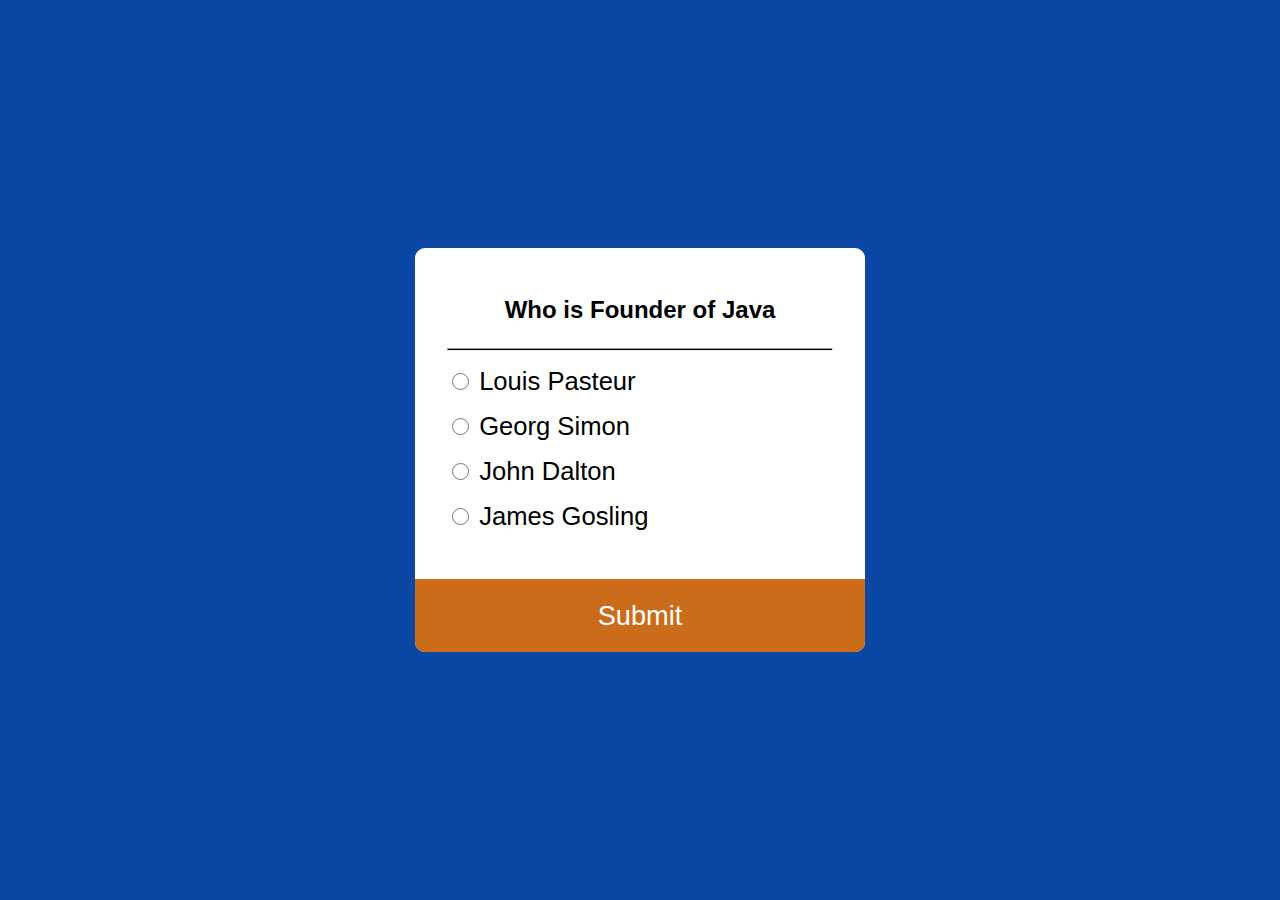
<file: quizApp/index.html>
<!DOCTYPE html>
<html lang="en">
<head>
    <meta charset="UTF-8">
    <meta http-equiv="X-UA-Compatible" content="IE=edge">
    <meta name="viewport" content="width=device-width, initial-scale=1.0">
    <title>Document</title>
    <link rel="stylesheet" href="./style.css">
</head>
<body>
    <div class="container" id="quiz">
        <div class="header">
            <h2 id="question">empty</h2>
            <hr style="height: 3px;background-color: black;">
            <ul>
                <li>
                    <input type="radio" name="ans" id="a" class="ans">
                    <label for="a" id="a_label">empty</label>
                </li>
                <li>
                    <input type="radio" name="ans" id="b" class="ans">
                    <label for="b" id="b_label">empty</label>
                </li>
                <li>
                    <input type="radio" name="ans" id="c" class="ans">
                    <label for="c" id="c_label">empty</label>
                </li>
                <li>
                    <input type="radio" name="ans" id="d" class="ans">
                    <label for="d" id="d_label">empty</label>
                </li>
            </ul>
        </div>
        <button id="submit">Submit</button>
    </div>
    <script src="./script.js"></script>
</body>
</html>
</file>
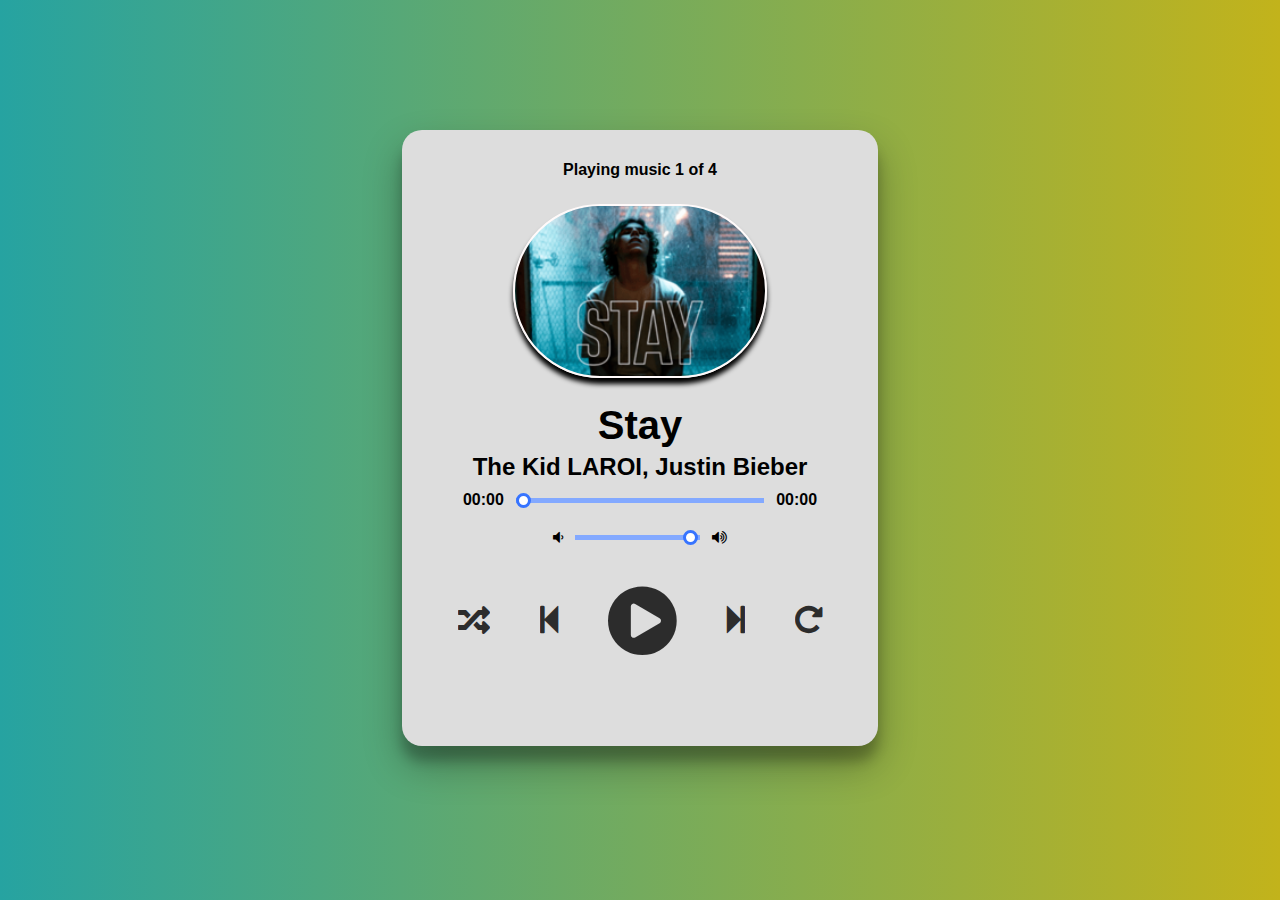
<file: Task3/index.html>
<!DOCTYPE html>
<html lang="en">
<head>
    <meta charset="UTF-8">
    <meta http-equiv="X-UA-Compatible" content="IE=edge">
    <meta name="viewport" content="width=device-width, initial-scale=1.0">
    <title>Music Player</title>
    <link rel="stylesheet" href="style.css">
    <script src="script.js" defer></script>
    <link rel="shortcut icon" href="images/favicon.ico" type="image/x-icon">  
    <link rel="stylesheet" href="https://cdnjs.cloudflare.com/ajax/libs/font-awesome/5.13.0/css/all.min.css">
    <link rel="stylesheet" href="https://cdnjs.cloudflare.com/ajax/libs/font-awesome/4.7.0/css/font-awesome.min.css">
</head>
<body>
   <div class="player">
       <div class="wrapper">
           <div class="details">
               <div class="now-playing">PLAYING x OF y</div>
               <div class="track-art"></div>
               <div class="track-name">Track Name</div>
               <div class="track-artist">Track Artist</div>
           </div>

           <div class="slider_container">
               <div class="current-time">00:00</div>
                <input type="range" min="1" max="100" value="0" class="seek_slider" onchange="seekTo()">
                <div class="total-duration">00:00</div>
           </div>

           <div class="slider_container">
               <i class="fa fa-volume-down"></i>
                <input type="range" min="1" max="100" value="99" class="volume_slider" onchange="setVolume()">
                <i class="fa fa-volume-up"></i>
           </div>

           <div class="buttons">
               <div class="random-track" onclick="randomTrack()">
                   <i class="fas fa-random fa-2x" title="random"></i>
               </div>
               <div class="prev-track" onclick="prevTrack()">
                    <i class="fa fa-step-backward fa-2x"></i>
                </div>
                <div class="playpause-track" onclick="playpauseTrack()">
                    <i class="fa fa-play-circle fa-5x"></i>
                </div>
                <div class="next-track" onclick="nextTrack()">
                    <i class="fa fa-step-forward fa-2x"></i>
                </div>
                <div class="repeat-track" onclick="repeatTrack()">
                    <i class="fa fa-repeat fa-2x" title="repeat"></i>
                </div>
           </div>

            <div id="wave">
                <span class="stroke"></span>
                <span class="stroke"></span>
                <span class="stroke"></span>
                <span class="stroke"></span>
                <span class="stroke"></span>
                <span class="stroke"></span>
                <span class="stroke"></span>
            </div>  
       </div>
   </div>
</body>
</html>
</file>
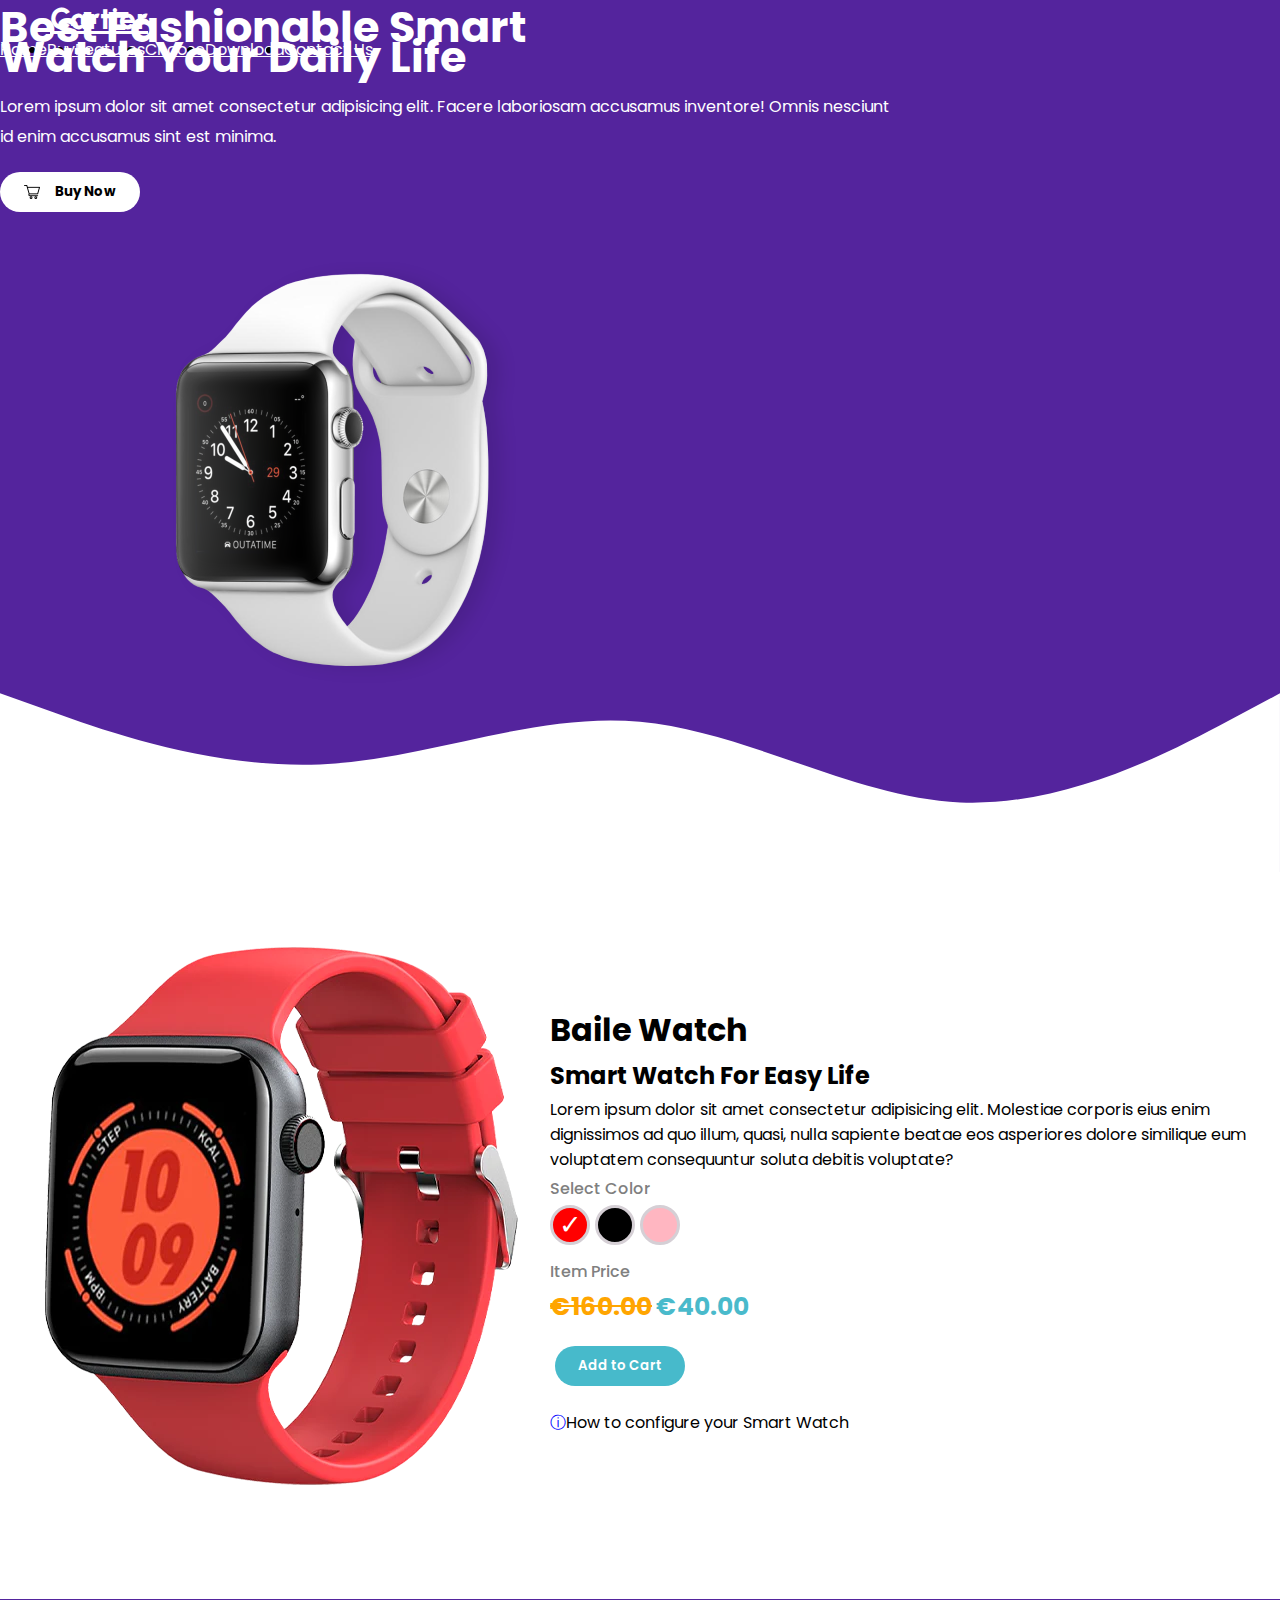
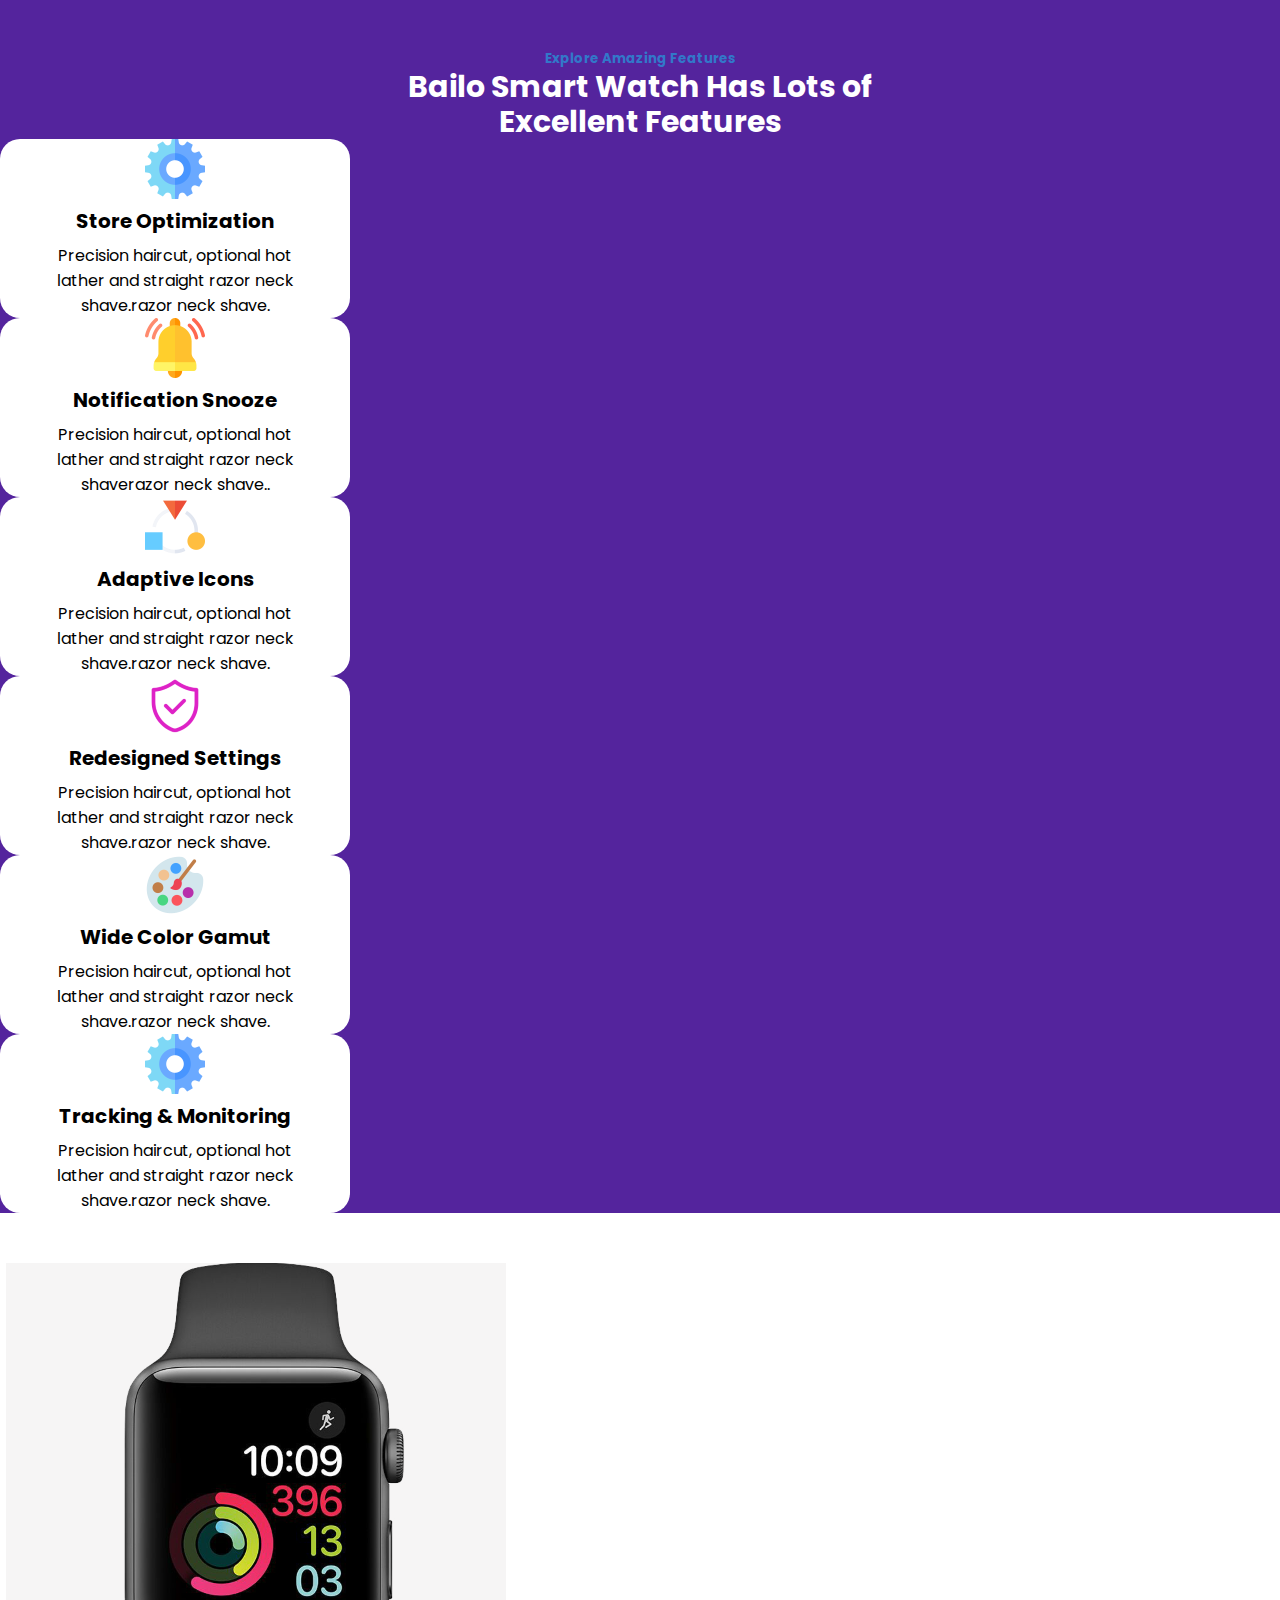
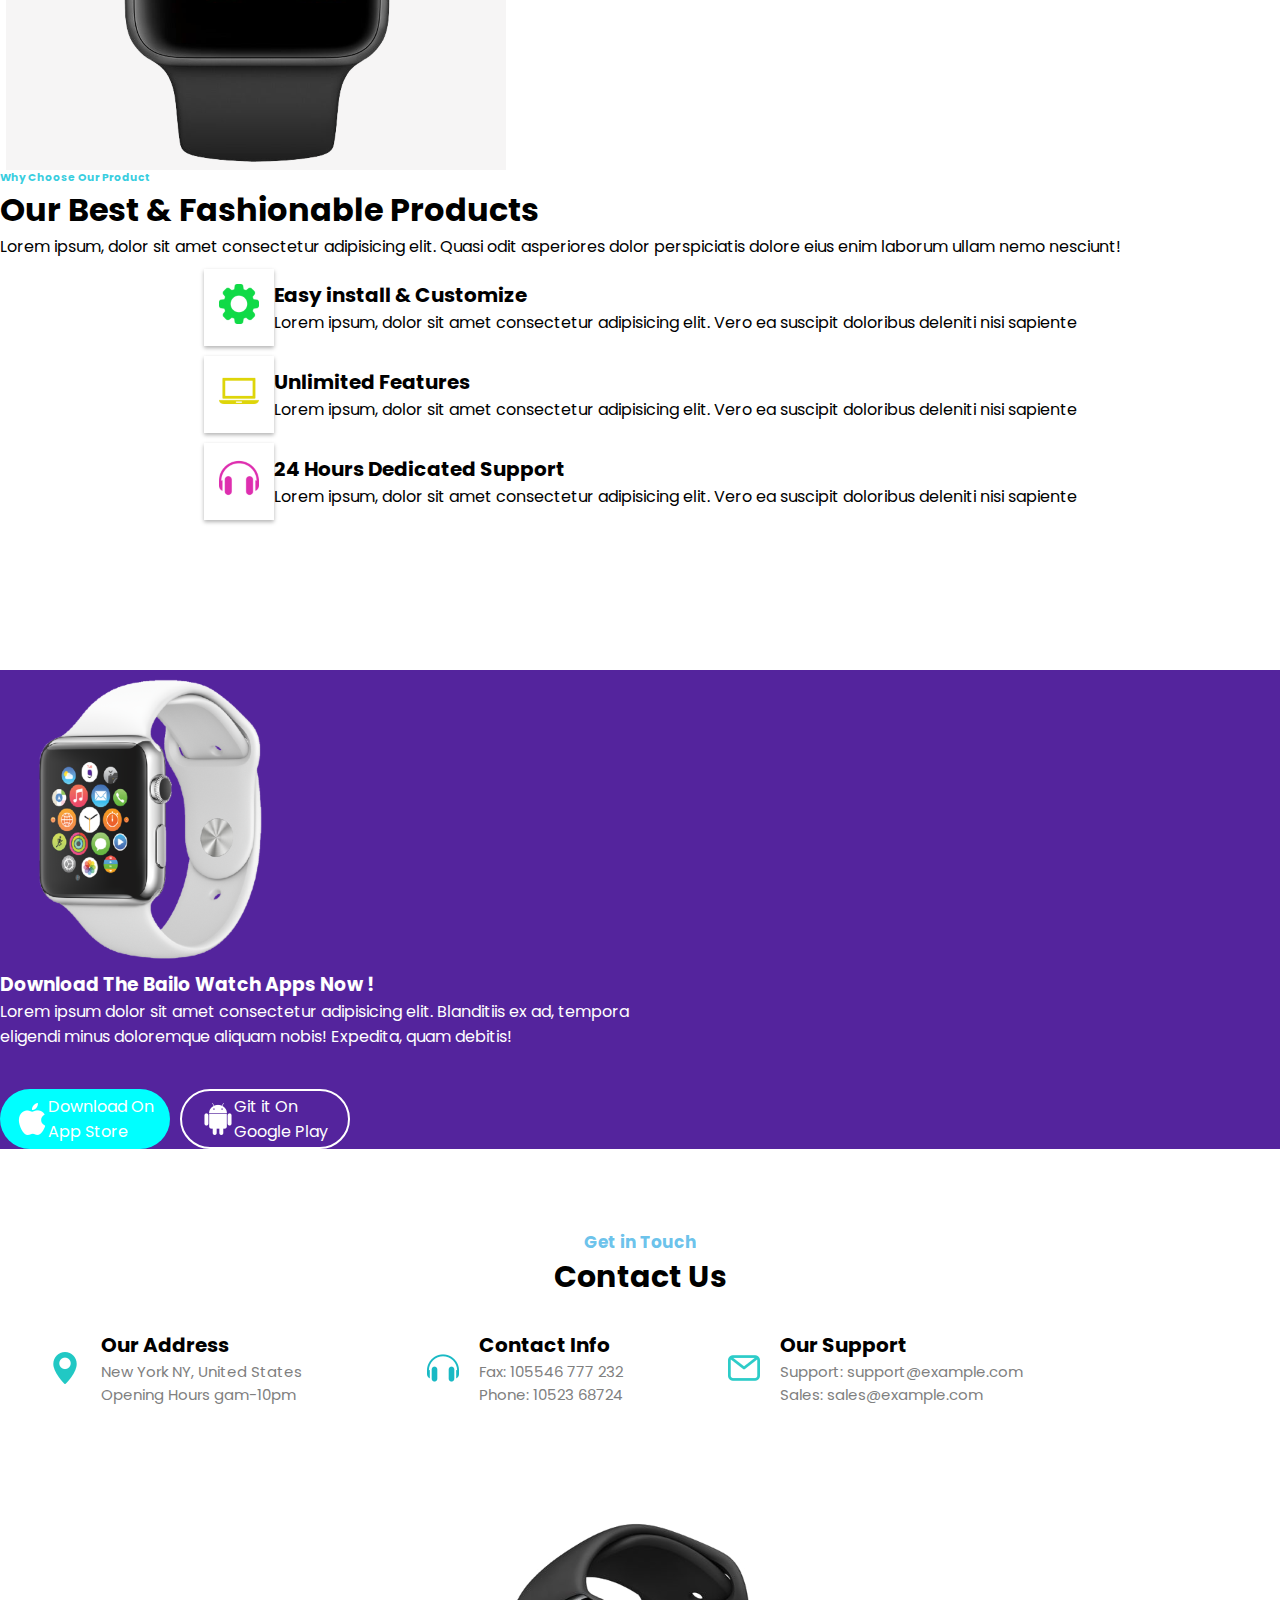
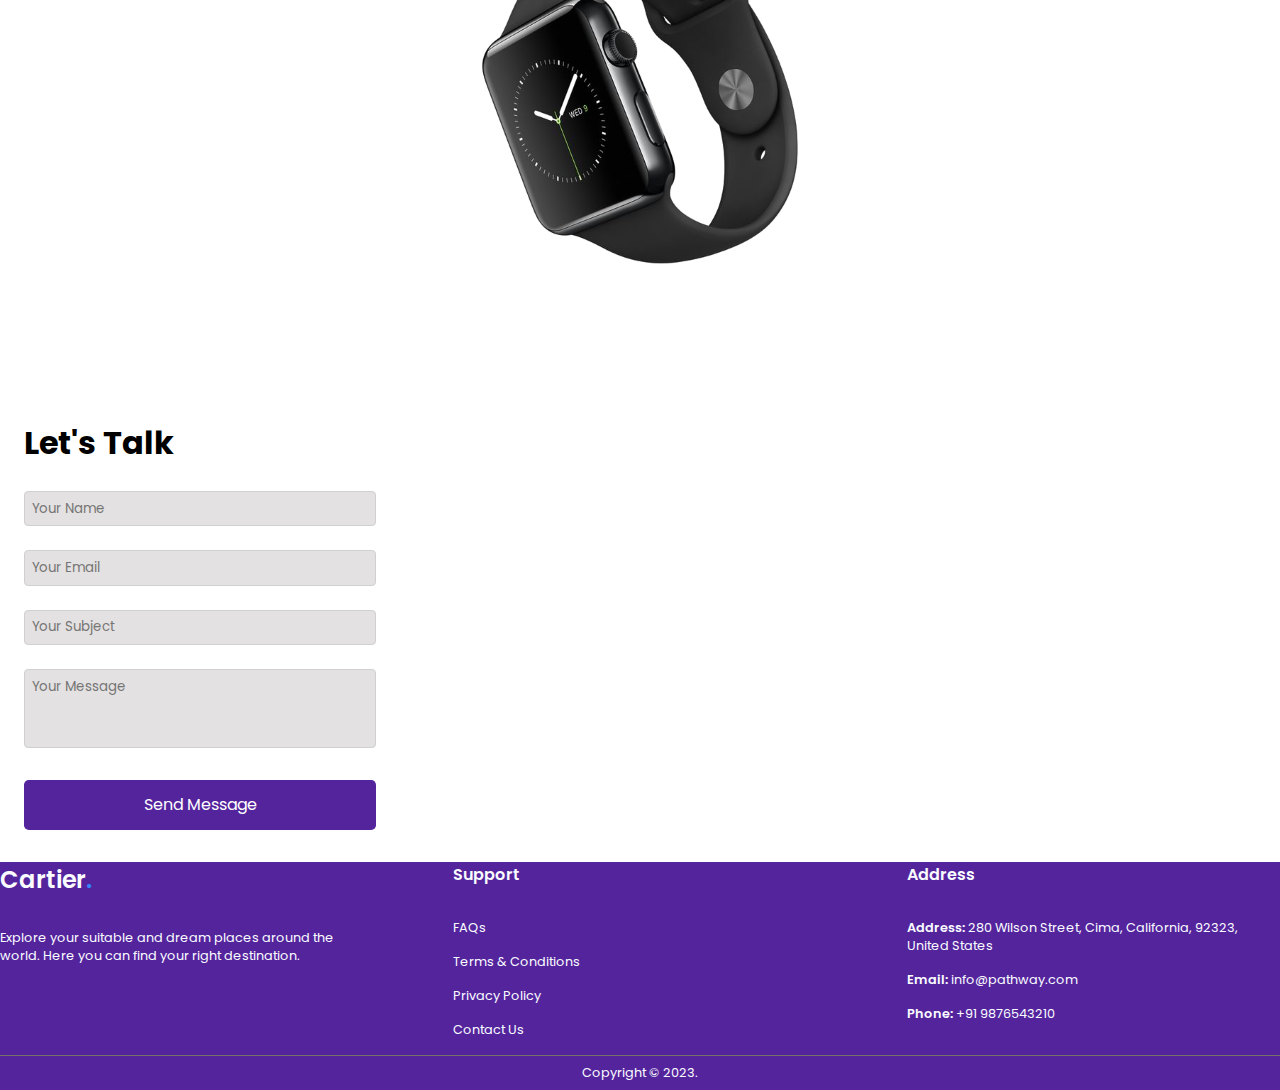
<file: productLanding/pages/index.html>
<!DOCTYPE html>
<html lang="en">
<head>
    <meta charset="UTF-8">
    <meta http-equiv="X-UA-Compatible" content="IE=edge">
    <meta name="viewport" content="width=device-width, initial-scale=1.0">
    <title>Document</title>
    <link href="https://cdn.jsdelivr.net/npm/bootstrap@5.0.2/dist/css/bootstrap.min.css" rel="stylesheet"
        integrity="sha384-EVSTQN3/azprG1Anm3QDgpJLIm9Nao0Yz1ztcQTwFspd3yD65VohhpuuCOmLASjC" crossorigin="anonymous">
    <link rel="stylesheet" href="../css/index.css">
    <link rel="preconnect" href="https://fonts.googleapis.com">
    <link rel="preconnect" href="https://fonts.gstatic.com" crossorigin>
    <link
        href="https://fonts.googleapis.com/css2?family=Gemunu+Libre:wght@800&family=Josefin+Sans:wght@300&family=Urbanist:ital,wght@0,100;0,200;0,300;0,400;0,500;1,100;1,200;1,300;1,400&display=swap"
        rel="stylesheet">
</head>
<body>

    <section id="home">
    <nav class="navbar navbar-expand-lg navbar-light" style="background-color: #54249d;">
        <div class="container-fluid">
            <a class="navbar-brand logo-name" href="#" style="color: white;">Cartier</a>
            <button class="navbar-toggler" type="button" data-bs-toggle="collapse" data-bs-target="#navbarNav"
                aria-controls="navbarNav" aria-expanded="false" aria-label="Toggle navigation">
                <span class="navbar-toggler-icon"></span>
            </button>
            <div class="collapse navbar-collapse justify-content-around" id="navbarNav">
                <div class="invisible">
                </div>
                <ul class="navbar-nav">
                    <li class="nav-item">
                        <a class="nav-link active" aria-current="page" href="#home">Home</a>
                    </li>
                    <li class="nav-item">
                        <a class="nav-link" href="#buy">Buy</a>
                    </li>
                    <li class="nav-item">
                        <a class="nav-link" href="#features">Features</a>
                    </li>
                    <li class="nav-item">
                        <a class="nav-link" href="#choose">Choose</a>
                    </li>
                    <li class="nav-item">
                        <a class="nav-link" href="#download">Download</a>
                    </li>
                    <li class="nav-item">
                        <a class="nav-link" href="#contact">Contact Us</a>
                    </li>
                </ul>
            </div>
        </div>
    </nav>
        <div class="home-container row row-cols-2  col-md-4s">
            <div class="col row justify-content-end align-content-center align-items-custom col1">
                <div class="home-left">
                    <h2 class="">Best Fashionable Smart</h2>
                    <h2 class="">Watch Your Daily Life</h2>
                    <p class="p">Lorem ipsum dolor sit amet consectetur adipisicing elit. Facere laboriosam accusamus inventore! Omnis nesciunt id enim accusamus sint est minima.</p>
                    <button class="buy-btn">
                        <img src="../assests/shopping-cart.png" alt="">
                        Buy Now</button>
                </div>
            </div>
            <div class="col row align-content-start 
            align-custom-2 pt-5 col2">
                <div class="home-right justify-content-start">
                    <img class="img-fluid mx-auto d-block" src="../assests/newwatch.png" alt="">
                </div>
            </div>
        </div>
        <div class="wave-container">
            <svg xmlns="http://www.w3.org/2000/svg" viewBox="0 0 1440 320">
                <path fill="#ffffff" fill-opacity="1"
                    d="M0,96L60,117.3C120,139,240,181,360,176C480,171,600,117,720,128C840,139,960,213,1080,218.7C1200,224,1320,160,1380,128L1440,96L1440,320L1380,320C1320,320,1200,320,1080,320C960,320,840,320,720,320C600,320,480,320,360,320C240,320,120,320,60,320L0,320Z">
                </path>
            </svg>
        </div>
    </section>   

    <section id="buy" class="mx-sm-3 mx-lg-5 mx-md-2 mt-5">
            <div class="single-product-block row row-cols-1 row-cols-sm-1 row-cols-md-1 row-cols-lg-2">
                <div class="col justify-content-end">
                    <img src="../assests/watch.png" alt="" class="img-fluid mx-auto d-block">
                </div>
                <div class="col watch-detail px-5 pt-5 pt-sm-3 pt-lg-3">
                    <div class="single-product-detail  justify-content-center">
                        <h4>Baile Watch</h4>
                        <h2>Smart Watch For Easy Life</h2>
                        <p>Lorem ipsum dolor sit amet consectetur adipisicing elit. Molestiae corporis eius enim dignissimos ad quo illum, quasi, nulla sapiente beatae eos asperiores dolore similique eum voluptatem consequuntur soluta debitis voluptate?</p>
                        <span style="color:grey;font-weight: 500;">Select Color</span>
                        <div class="icons">
                            <div class="red"><span style="color: white;font-size:1.7em">&#x2713;</span></div>
                            <div class="black"></div>
                            <div class="pink"></div>
                        </div>
                        <span style="color:grey;font-weight: 500;">Item Price</span>
                        <div class="price">
                            <div class="euro-price">
                                <span>&euro;160.00</span>
                                <span>&euro;40.00</span>
                            </div>
                            <button class="addtocart">Add to Cart</button>
                        </div>
                        <span><span style="color: blue">&#x24D8;</span>How to configure your Smart Watch</span>
                    </div>
                </div>
            </div>
        </section> 

    <section id="features" class="feature-section">
        <div class="feature-container-block">
            <h5 class="feature-container-header-1">Explore Amazing Features</h5>
            <h3 class="feature-container-header-2">Bailo Smart Watch Has Lots of</h3>
            <h3 class="feature-container-header-3">Excellent Features</h3>
            <div class="feature-container">
                <div class="row row-cols-1 row-cols-sm-2 row-cols-md-3 row-cols-lg-3 custom-row justify-content-evenly gx-5">
                    <div class="feature-no col mb-4 pt-4">
                        <img src="../assests/settings.png" alt="">
                        <span class="feature-header">Store Optimization</span>
                        <p>Precision haircut, optional hot lather and straight razor neck shave.razor neck shave.</p>
                    </div>
                    <div class="feature-no col mb-4 x pt-4">
                        <img src="../assests/notification.png" alt="">
                        <span class="feature-header">Notification Snooze</span>
                        <p>Precision haircut, optional hot lather and straight razor neck shaverazor neck shave..</p>
                    </div>
                    <div class="feature-no col col-md-4 mb-4 pt-4">
                        <img src="../assests/adaptation.png" alt="">
                        <span class="feature-header">Adaptive Icons</span>
                        <p>Precision haircut, optional hot lather and straight razor neck shave.razor neck shave.</p>
                    </div>
                </div>
                <div class="row row-cols-1 row-cols-sm-2 row-cols-md-3 row-cols-lg-3 custom-row justify-content-evenly gx-5">
                    <div class="feature-no col mb-4 pt-4">
                        <img src="../assests/security.png" alt="">
                        <span class="feature-header">Redesigned Settings</span>
                        <p>Precision haircut, optional hot lather and straight razor neck shave.razor neck shave.</p>
                    </div>
                    <div class="feature-no col mb-4 x pt-4">
                        <img src="../assests/color-plate.png" alt="">
                        <span class="feature-header">Wide Color Gamut</span>
                        <p>Precision haircut, optional hot lather and straight razor neck shave.razor neck shave.</p>
                    </div>
                    <div class="feature-no col mb-4 pt-4">
                        <img src="../assests/settings.png" alt="">
                        <span class="feature-header">Tracking & Monitoring</span>
                        <p>Precision haircut, optional hot lather and straight razor neck shave.razor neck shave.</p>
                    </div>
                </div>
            </div>
        </div>
    </section>

    

    <section id="choose" class="choose-section mx-lg-5 mt-2 mb-5">
        <div class="choose-block row row-cols-1 row-cols-sm-1 row-cols-md-2 row-cols-lg-2 justify-content-around">
            <div class="col">
                <div class="choose-watch-img pt-5 pb-5">
                    <img class="img-fluid mx-auto d-block" src="../assests/watch2.png" alt="">
                </div>
            </div>
            <div class="col">
                <div class="choose-detail-block mt-md-5">
                    <h6>Why Choose Our Product</h6>
                    <h1>Our Best & Fashionable Products</h1>
                    <p>Lorem ipsum, dolor sit amet consectetur adipisicing elit. Quasi odit asperiores dolor perspiciatis dolore eius enim laborum ullam nemo nesciunt!</p>
                    <div class="choose-detail">
                        <div class="choose-inner pb-0 pt-3">
                            <div class="choose-img">
                            <img src="../assests/settings (2).png" alt="">
                            </div>
                            <div class="choose-inner-detail mx-3">
                                <h4>Easy install & Customize</h4>
                                <p>Lorem ipsum, dolor sit amet consectetur adipisicing elit. Vero ea suscipit doloribus deleniti nisi sapiente </p>
                            </div>
                        </div>
                        <div class="choose-inner pb-0 pt-3">
                            <div class="choose-img">
                                <img src="../assests/laptop.png" alt="">
                            </div>
                            <div class="choose-inner-detail mx-3">
                                <h4>Unlimited Features</h4>
                                <p>Lorem ipsum, dolor sit amet consectetur adipisicing elit. Vero ea suscipit doloribus deleniti nisi sapiente </p>
                            </div>
                        </div>
                        <div class="choose-inner pb-0 pt-3">
                            <div class="choose-img">
                                <img src="../assests/headset.png" alt="">
                            </div>
                            <div class="choose-inner-detail mx-3">
                                <h4>24 Hours Dedicated Support</h4>
                                <p>Lorem ipsum, dolor sit amet consectetur adipisicing elit. Vero ea suscipit doloribus deleniti nisi sapiente </p>
                            </div>
                        </div>
                    </div>
                </div>
            </div>
        </div>
    </section>  

    <section id="download" class="download-section">
        <div class="row row-cols-sm-1 row-cols-md-2 row-cols-lg-2 justify-content-evenly">
            <div class="col-md-4 row justify-content-center download-col1">
                <img class="img-fluid " src="../assests/watch3.png" alt="">
            </div>
            <div class="col-md-4 row align-content-center download-col2">
                <div class="download-detail">
                    <h3>Download The Bailo Watch Apps Now !</h3>
                    <p>Lorem ipsum dolor sit amet consectetur adipisicing elit. Blanditiis ex ad, tempora eligendi minus doloremque aliquam
                        nobis! Expedita, quam debitis!</p>
                    <div class="btns">
                        <div class="box">
                            <img src="../assests/apple.png" alt="">
                            <div class="down">
                                <span>Download On</span>
                                <span>App Store</span>
                            </div>
                        </div>
                        <div class="box">
                            <img src="../assests/android-logo.png" alt="">
                            <div class="down">
                                <span>Git it On</span>
                                <span>Google Play</span>
                            </div>
                        </div>
                    </div>
                    </div>
                </div>
            </div>
        </div>
    </section>
    
    <section id="contact" class="contact-section">
        <h4 class="contact-center">Get in Touch</h4>
        <h2 class="contact-center">Contact Us</h2>
        <div class="contact-block">
            <div class="row row-cols-sm-1 row-cols-1 row-cols-md-2 justify-content-center gx-1">
                <div class="col col-md-4">
                    <div class="contact-box">
                        <div class="contact-img">
                            <img src="../assests/placeholder.png" alt="">
                        </div>
                        <div class="inner-box">
                            <span>Our Address</span>
                            <span>New York NY, United States</span>
                            <span>Opening Hours gam-10pm</span>
                        </div>
                    </div>
                </div>
                <div class="col col-md-4">
                    <div class="contact-box">
                        <div class="contact-img">
                            <img src="../assests/headset2.png" alt="">
                        </div>
                        <div class="inner-box">
                            <span>Contact Info</span>
                            <span>Fax: 105546 777 232</span>
                            <span>Phone: 10523 68724</span>
                        </div>
                    </div>
                </div>
                <div class="col col-md-4">
                    <div class="contact-box">
                        <div class="contact-img">
                            <img src="../assests/support.png" alt="">
                        </div>
                        <div class="inner-box">
                            <span>Our Support</span>
                            <span>Support: support@example.com</span>
                            <span>Sales: sales@example.com</span>
                        </div>
                    </div>
                </div>
            </div>
        </div>
    </section>   

    <section class="form-section ">
        <div class="row">
            <div class="col form-col1">
                <div class="form-img">
                    <img src="../assests/formwatch.png" alt="">
                </div>
            </div>
            <div class="col form-col2">
                <div class="container">
                    <form autocomplete="off">
                        <h4>Let's Talk</h4>
                        <div class="input-section">
                            <input type="text" placeholder="Your Name" id="first-name-input" required />
                            <span id="first-name-error" class="hide required-color error-message">Invalid Input</span>
                            <span id="empty-first-name" class="hide required-color error-message">First Name Cannot Be Empty</span>
                        </div>
            
                        <div class="input-section">
                            <input type="email" placeholder="Your Email" id="email" required />
                            <span id="email-error" class="hide required-color error-message">Invalid Email</span>
                            <span id="empty-email" class="hide required-color error-message">Email Cannot Be Empty</span>
                        </div>
            
                        <div class="input-section">
                            <input type="text" placeholder="Your Subject" id="first-name-input" required />
                            <span id="first-name-error" class="hide required-color error-message">Invalid Input</span>
                            <span id="empty-first-name" class="hide required-color error-message"></span>
                        </div>
                        <div class="input-section">
                            <input type="text" placeholder="Your Message" id="first-name-input" required />
                            <span id="first-name-error" class="hide required-color error-message">Invalid Input</span>
                            <span id="empty-first-name" class="hide required-color error-message"></span>
                        </div>
            
                        <button id="submit-button">Send Message</button>
                    </form>
                </div>
            </div>
        </div>
    </section>
    

    <footer class="footer">
        <div class="section__container footer__container">
            <div class="footer__col">
                <h3>Cartier<span>.</span></h3>
                <p>
                    Explore your suitable and dream places around the world. Here you
                    can find your right destination.
                </p>
            </div>
            <div class="footer__col">
                <h4>Support</h4>
                <p>FAQs</p>
                <p>Terms & Conditions</p>
                <p>Privacy Policy</p>
                <p>Contact Us</p>
            </div>
            <div class="footer__col">
                <h4>Address</h4>
                <p>
                    <span>Address:</span> 280 Wilson Street, Cima, California, 92323,
                    United States
                </p>
                <p><span>Email:</span> info@pathway.com</p>
                <p><span>Phone:</span> +91 9876543210</p>
            </div>
        </div>
        <div class="footer__bar">
            Copyright © 2023.
        </div>
    </footer> 

    <!-- Script -->
    <!-- <script src="script.js"></script> -->
    
    <script src="https://cdn.jsdelivr.net/npm/bootstrap@5.0.2/dist/js/bootstrap.bundle.min.js"
        integrity="sha384-MrcW6ZMFYlzcLA8Nl+NtUVF0sA7MsXsP1UyJoMp4YLEuNSfAP+JcXn/tWtIaxVXM"
        crossorigin="anonymous"></script>
</body>
</html>
</file>
<file: quizApp/style.css>
@import url('https://fonts.googleapis.com/css2?family=Poppins:wght@200;300;400;500&display=swap');

* {
    box-sizing: border-box;
}

body {
    background-color: #0a47a4;
    font-family: 'Gill Sans',
        'Gill Sans MT',
        Calibri,
        'Trebuchet MS',
        sans-serif;
    display: flex;
    align-items: center;
    justify-content: center;
    height: 100vh;
    overflow: hidden;
    margin: 0;
}

.container {
    background-color: #fff;
    border-radius: 10px;
    box-shadow: 0 0 10px 2px rgba(100, 100, 100, 0.1);
    width: 450px;
    overflow: hidden;
}

.header {
    padding: 2rem;
}

h2 {
    padding: 1rem;
    text-align: center;
    margin: 0;
}

ul {
    list-style-type: none;
    padding: 0;
}

ul li {
    font-size: 1.6rem;
    margin: 1rem 0;
}

ul li label {
    cursor: pointer;
}

button {
    background-color: #cb6c1a;
    color: #fff;
    border: none;
    display: block;
    width: 100%;
    cursor: pointer;
    font-size: 1.7rem;
    font-family: 'Gill Sans', 'Gill Sans MT', Calibri, 'Trebuchet MS', sans-serif;
    padding: 1.3rem;
}

button:hover {
    background-color: #cb6c1a;
}

button:focus {
    outline: none;
    background-color: #44b927;
}
.ans{
    width: 17px;
    height: 17px;
}
</file>
<file: Task3/style.css>
body {
    font-family: Arial, Helvetica, sans-serif;
    font-weight: bold;
    }
    .player{
      height: 90vh;
      display: flex;
      align-items: center;
      flex-direction: column;
      justify-content: center;
  }
    .wrapper{
      border: 1px solid transparent;
      margin-top: 50px;
      padding: 30px;
      border-radius: 20px;
      background-color: #ddd;
      box-shadow: rgba(0, 0, 0, 0.3) 0px 19px 38px, rgba(0, 0, 0, 0.22) 0px 15px 12px;
    }
    
    .details {
    display: flex;
    align-items: center;
    flex-direction: column;
    justify-content: center;
    }
    
    .track-art {
    margin: 25px;
    height: 170px;
    width: 250px;
    border:2px solid 	#FFFAFA;
    background-size: cover;
    background-position: center;
    border-radius: 50%;
    -moz-box-shadow: 0px 6px 5px black;
    -webkit-box-shadow: 0px 6px 5px black;
    box-shadow: 0px 6px 5px black;
    -moz-border-radius:190px;
    -webkit-border-radius:190px;
    border-radius:190px;
    }
    
    .now-playing {
    font-size: 1rem;
    }
    
    .track-name {
    font-size: 2.5rem;
    }
    
    .track-artist {
    margin-top: 5px;
    font-size: 1.5rem;
    }
    
    .buttons {
    display: flex;
    flex-direction: row;
    align-items: center;
    margin-bottom: 30px;
    }
    .active{
        color: black;
    }
    
    .repeat-track,
    .random-track,
    .playpause-track,
    .prev-track,
    .next-track {
    padding: 25px;
    opacity: 0.8;
    transition: opacity .2s;
    }
    
    .repeat-track:hover,
    .random-track:hover,
    .playpause-track:hover,
    .prev-track:hover,
    .next-track:hover {
    opacity: 1.0;
    }
    
    .slider_container {
    display: flex;
    justify-content: center;
    align-items: center;
    }
    
    .seek_slider, .volume_slider {
    -webkit-appearance: none;
    -moz-appearance: none;
    appearance: none;
    height: 5px;
    background: #83A9FF;
    -webkit-transition: .2s;
    transition: opacity .2s;
    }
    
    .seek_slider::-webkit-slider-thumb,
    .volume_slider::-webkit-slider-thumb {
    -webkit-appearance: none;
    -moz-appearance: none;
    appearance: none;
    width: 15px;
    height: 15px;
    background: white;
    border: 3px solid #3774FF;
    cursor: grab;
    border-radius: 100%;
    }
    
    .seek_slider:hover,
    .volume_slider:hover {
    opacity: 1.0;
    }
    
    .seek_slider {
    width: 60%;
    }
    
    .volume_slider {
    width: 30%;
    }
    
    .current-time,
    .total-duration {
    padding: 10px;
    }
    
    i.fa-volume-down,
    i.fa-volume-up {
    padding: 10px;
    }
    
    i,
    i.fa-play-circle,
    i.fa-pause-circle,
    i.fa-step-forward,
    i.fa-step-backward,
    p {
    cursor: pointer;
    }
    .randomActive{
        color: black;
    }
    .rotate {
        animation: rotation 8s infinite linear;
    }
    @keyframes rotation {
        from {
          transform: rotate(0deg);
        }
        to {
          transform: rotate(359deg);
        }
    }
    .loader {
      height: 70px;
      display: flex;
      justify-content: center;
      align-items: center;
    }
    .loader .stroke{
        background: #f1f1f1;
        height: 150%;
        width: 10px;
        border-radius: 50px;
        margin: 0 5px;
        animation: animate 1.4s linear infinite;
    }
      @keyframes animate {
        50% {
          height: 20%;
          background: #4286f4;
        }
    
        100% {
          background: #4286f4;
          height: 100%;
        }
      }
      .stroke:nth-child(1){
          animation-delay: 0s;
      }
      .stroke:nth-child(2){
        animation-delay: 0.3s;
    }
    .stroke:nth-child(3){
        animation-delay: 0.6s;
    }
    .stroke:nth-child(4){
        animation-delay: 0.9s;
    }
    .stroke:nth-child(5){
        animation-delay: 0.6s;
    }
    .stroke:nth-child(6){
        animation-delay: 0.3s;
    }
    .stroke:nth-child(7){
        animation-delay: 0s;
    }
</file>
<file: productLanding/css/index.css>
@import url("https://fonts.googleapis.com/css2?family=Poppins:wght@400;600;800&display=swap");

:root {
    --primary-color: #3685fb;
    --primary-color-dark: #2f73d9;
    --secondary-color: #fafcff;
    --text-dark: #0d213f;
    --text-light: #767268;
    --extra-light: #ffffff;
    
}
.logo-name{
    font-family: 'Gemunu Libre', sans-serif;
    font-family: 'Josefin Sans', sans-serif;
    font-family: 'Urbanist', sans-serif;
    font-weight: 800;
    font-size: 30px;
    color: white;
    margin-left: 50px;
}
.body{
    position: absolute;
}
.navbar{
    display:flex;
    
}
.navbar ul{
    display: flex;
}
#navbarNav ul li a{
    color: white;
}

.home-left h2{
    font-size: 43px;
    font-weight: bold;
}
.home-left h2:nth-child(2){
    margin-bottom: 20px;
}
.invisible{
    width:200px;
}
.home-container{
    height: 90vh;
    color: white; 
    background-color: #54249d;
}
.wave-container{
    width: 100%;
    position: relative;
}
svg{
    position: absolute;
    left: 0;
    bottom: -20px;
}

.home-left{
    width:70%;
    line-height: 30px;
}
@media (min-width: 1115px) {
    .home-left {
        position: relative;
        top: -50px;
    }
}
@media (min-width: 750px) and (max-width: 1116px) {
    .align-items-custom {
        align-content: start !important;
    }
    
}
@media (min-width: 765px) and (max-width:900px) {
    .align-custom-2 {
        height: 70vh;
        align-content: center !important;
    }
}




.buy-btn{
    margin-top: 20px;
    background-color: white;
    border-radius: 30px;
    padding: 10px 10px;
    border: none;
    display: flex;
    width:140px;
    font-weight: 700;
    justify-content: space-evenly;
    align-items: center;
}















.feature-section{
    padding-top: 50px;
    margin-top: 100px;
    background-color: #54249d;
}
.feature-no {
    display: flex;
    flex-direction: column;
    align-items: center;
    width:350px;
    gap: 7px;
    background-color: white;
    border-radius: 20px;
}

.feature-no p{
    text-align: center;
}
/* .x {
    margin-left: -100px;
    margin-right: -100px;
} */
.feature-no .feature-header{
    color: black;
    font-weight: bold;
    font-size: 20px;
}
.feature-container-header-1 ,.feature-container-header-2,
.feature-container-header-3{ 
    text-align: center;
    color: #FFFF;
}
.feature-container-header-1{
    color: rgba(33, 164, 225, 0.671);
    font-weight: 700;
}
.feature-container-header-2,.feature-container-header-3{
    font-weight: 700;
    font-size: 30px;
    line-height: 35px;
}


@media (min-width: 320px) and (max-width: 490px) {
    .feature-no{
        width: 80%;
    }
}

@media (min-width:768px) and (max-width: 1193px) {
    .x {
        margin-left: 0;
        margin-right: 0;
    }

    .feature-no {
        margin-left: 15px;
        margin-right: 15px;
    }
}
@media (min-width:1175px) and (max-width: 1500px) {
    .feature-container-block .col p{
        width: 70%;
    }
}
/* 
    single product section
*/


@media (min-width: 577px) and (max-width: 750px) {
    .single-product-block {
        width: 100%;
        height: 100%;
    }
}
#buy{
    padding-top: 70px;
}
.single-product-block{
    width: 100%;
    height: 70%;
    display: flex;
    justify-content: center;
    align-items: center;
    position: relative;
}

.single-product-detail{
    height: 100%;
    display: flex;
    flex-direction: column;
    gap: 4px;
}   

.red,.black,.pink{
    width:40px;
    height:40px;
    border-radius: 50%;
    border: rgb(213, 207, 213) 3.5px solid;
}
.black{
    background-color: black;
}   
.pink{
    background-color:lightpink;
}
.red{
    display: flex;
    justify-content: center;
    align-items: center;
    background-color: red;
}
.icons{
    display: flex;
    gap: 5px;
    margin-bottom: 10px;
}
.euro-price span{
    font-size: 25px;
    font-weight: 700;
}
.euro-price span:nth-child(1){
    color: orange;
    text-decoration: line-through;
}
.euro-price span:nth-child(2) {
    color: rgba(3, 160, 184, 0.729);
}
.addtocart{
    background-color: rgba(3, 160, 184, 0.729);
    border: none;
    width: 130px;
    height: 40px;
    border-radius: 30px;
    color: white;
    font-weight: 600;
    margin: 20px 5px;
}

/* 
    Choose block
*/
#choose{
    padding-top: 50px;
}
.choose-block .col:nth-child(1) {
    width:40%;
}
.choose-watch-img{
    background-color: rgba(245, 244, 244, 0.926);
}
.choose-detail{
    width: 100%;
}
.choose-img{
    box-shadow: 0 2px 4px rgba(0, 0, 0, 0.3);
    padding: 15px 15px;
}
.choose-inner{
    width: 100%;
    display: flex;
    justify-content: center;
    align-items: center;
    margin-top: 10px;
}
.choose-inner-detail h4{
    font-size: 20px;
}
.choose-inner-detail p{
    margin-bottom: 0;
}
.choose-detail-block h6{
    color: rgba(20, 198, 218, 0.849);
    font-weight: bold;
}
.choose-detail-block h1{
    color: black;
    font-weight: bolder;

}
@media (min-width: 760px) and (max-width: 1400px) {
    .choose-block .col:nth-child(1){
        display: flex;
        justify-content: center;
        align-items: center;
    }
}

@media (min-width: 318px) and (max-width: 550px) {
    .choose-section{
        margin-left: 20px;
    }
    .choose-block .col:nth-child(1) {
        width: 80%;
        margin-bottom: 30px;
    }
    .choose-inner-detail h4{
        font-size: 15px;
    }
    .choose-inner{
        padding: 0px 0px;
    }
    .choose-inner-detail{
        margin-right: 0;
    }
}
@media (min-width: 1343px) and (max-width: 1550px) {
    .choose-detail{
        margin-top: 50px;
    }
}

















    /* 
    Download Section
*/

.download-section{
    background-color: #54249d;
    color: #ffffff;
    margin-top: 150px;
}
.download-col1,.download-col2{
    display: flex;
    
}
.download-col1{
    height: 80%;
}
.download-col2{
    width: 50%;
}
.download-detail{
    width: 100%;
}

.btns {
    display: flex;
    justify-content: flex-start;
    gap: 10px;
    margin-top: 40px;
}
.download-detail h3{
    font-weight: bolder;
}

.box {
    width: 170px;
    height: 60px;
    display: flex;
    justify-content: center;
    align-items: center;
    border-radius: 30px;
}
.down{
    display: flex;
    flex-direction: column;
}
.btns .box:nth-child(1) {
    background-color: aqua;
}

.btns .box:nth-child(2) {
    border: 2px white solid;
}
@media (min-width: 320px) and (max-width: 450px) {

    .download-col2{
        width: 100%;
        height: 55vh;
    }
}
@media (min-width: 763px) and (max-width: 941px) {
    .download-section{
        height: 300px;
        padding-top: 20px;
    }
}


/* 
    contact block
*/
.contact-section{
    margin-top: 80px;
}
.contact-box{
    display: flex;
    gap:20px;
}
.contact-img{
    display: flex;
    justify-content: center;
    align-items: center;
}
.contact-block .row{
    display: flex;
}
.contact-block .row .col{
    display: flex;
    justify-content: center;
    align-items: center;
    width:350px;
}
.inner-box{
    display: flex;
    flex-direction: column;
}
.inner-box span:nth-child(1){
    color: black;
    font-weight: 700;
    font-size: 20px;
}
.inner-box span:nth-child(2) ,.inner-box span:nth-child(3){
    color: gray;
    font-size: 15px;
}
.contact-block{
    margin-top: 30px;
}
.contact-center{
    text-align: center;
}
.contact-section h4{
    color: rgba(33, 164, 225, 0.671);
    font-weight: 700;
    font-size: 17px;
    margin-bottom:-1px;
}
.contact-section h2{
    font-size: 30px;
    color: black;
}
@media (min-width: 577px) and (max-width: 1044px) {
    .contact-block .row .col:nth-child(3) {
        margin-top: 50px;
    }
    .contact-block .row .col {
        gap: 20px;
    }
}
@media only screen and (max-width: 450px) {
    .contact-block .col .contact-box{
        margin-bottom: 20px;
    }
    .contact-block .col:nth-child(1) .contact-box {
        position: relative;
        left: -5px;
    }
    .contact-block .col:nth-child(2) .contact-box{
        position: relative;
        left:-33px;
    }
    .contact-block .col:nth-child(3) .contact-box{
        position: relative;
        left:16px;
    }
}


/* 
    Form 
*/
.form-section{
    margin-top: 30px;
}
.form-img{
    padding-top: 30px;
    display: flex;
    justify-content:center;
}

.container{
    margin: 0 0;
}
@media only screen and (max-width: 450px) {
    .container {
        font-size: 14px;
    }
}

@media (min-width: 300px) and (max-width: 840px) {
    .form-col1{
        display: none;
    }
    .form-col2{
        display: flex;
        justify-content: center;
        align-items: center;
    }
}
* {
    padding: 0;
    margin: 0;
    box-sizing: border-box;
    font-family: "Poppins", sans-serif;
}



.container {
    width: 90vw;
    max-width: 400px;
    padding: 2em 1.5em;
    background-color: #ffffff;
    border-radius: 0.5em;
}

h4 {
    font-size: 2em;
    font-weight: bold;
}

.input-section {
    margin: 1.5em 0;
}

label,
.error-message {
    display: block;
    font-size: 1em;
}

label {
    margin-bottom: 0.5em;
    font-weight: 500;
}

.error-message {
    margin-top: 0.2em;
}
.container .input-section:nth-child(5) input{
    padding-bottom: 50px;
}

input,
#submit-button {
    display: block;
    outline: none;
    width: 100%;
    padding: 0.5em;
    border-radius: 0.3em;
}

input {
    padding: 0.5em 0.5em;
    border: 1.5px solid #d0d0d0;
    background-color: rgba(222, 220, 220, 0.862);
}

#submit-button {
    font-size: 1em;
    background-color: #54249d;
    border: none;
    color: #ffffff;
    padding: 0.8em 0;
    margin-top: 2em;
}



.valid {
    border-color: #37a137;
}

.hide {
    display: none;
}

@media only screen and (max-width: 450px) {
    .container {
        font-size: 14px;
    }
}

@media (min-width: 320px) and (max-width: 449px) {
    .custom-cols {
        display: grid;
        grid-template-columns: repeat(1, 100%) !important;
    }
    .col1{
        order: 2;
        width: 100%;
        height: 300px;
        display: flex;
        justify-content: center;
        align-items: center;
        margin-left: 18px;
        margin-top: -120px;
    }
    .col2{
        order:1;
        width: 100%;
        height: 300px;
    }
    .pt-5 {
        padding-top: 20px !important;
    }
    .home-left{
        width: 100%;
    }
    .home-left h2{
        font-size: 20px;
    }

} 
 .footer {
    background-color: #54249d;
}

.footer__container {
    display: grid;
    grid-template-columns: repeat(3, 1fr);
    gap: 5rem;
    color: var(--secondary-color);
}

.footer__col h3 {
    font-size: 1.5rem;
    font-weight: 600;
    margin-bottom: 2rem;
}

.footer__col h3 span {
    color: var(--primary-color);
}

.footer__col p {
    font-size: 0.8rem;
    margin-bottom: 1rem;
    cursor: pointer;
    transition: 0.3s;
}

.footer__col p:hover {
    color: var(--primary-color);
}

.footer__col p span {
    font-weight: 600;
}

.footer__col h4 {
    font-size: 1rem;
    font-weight: 600;
    margin-bottom: 2rem;
}

.footer__bar {
    max-width: var(--max-width);
    margin: auto;
    padding: 0.5rem;
    text-align: center;
    font-size: 0.8rem;
    color: var(--secondary-color);
    border-top: 1px solid var(--text-light);
}



@media (width < 600px) {
    .footer__container {
        grid-template-columns: repeat(2, 1fr);
    }
} 
@media (width < 500px) {
    .logo-name{
        margin-left: 0;
    }
}
</file>
